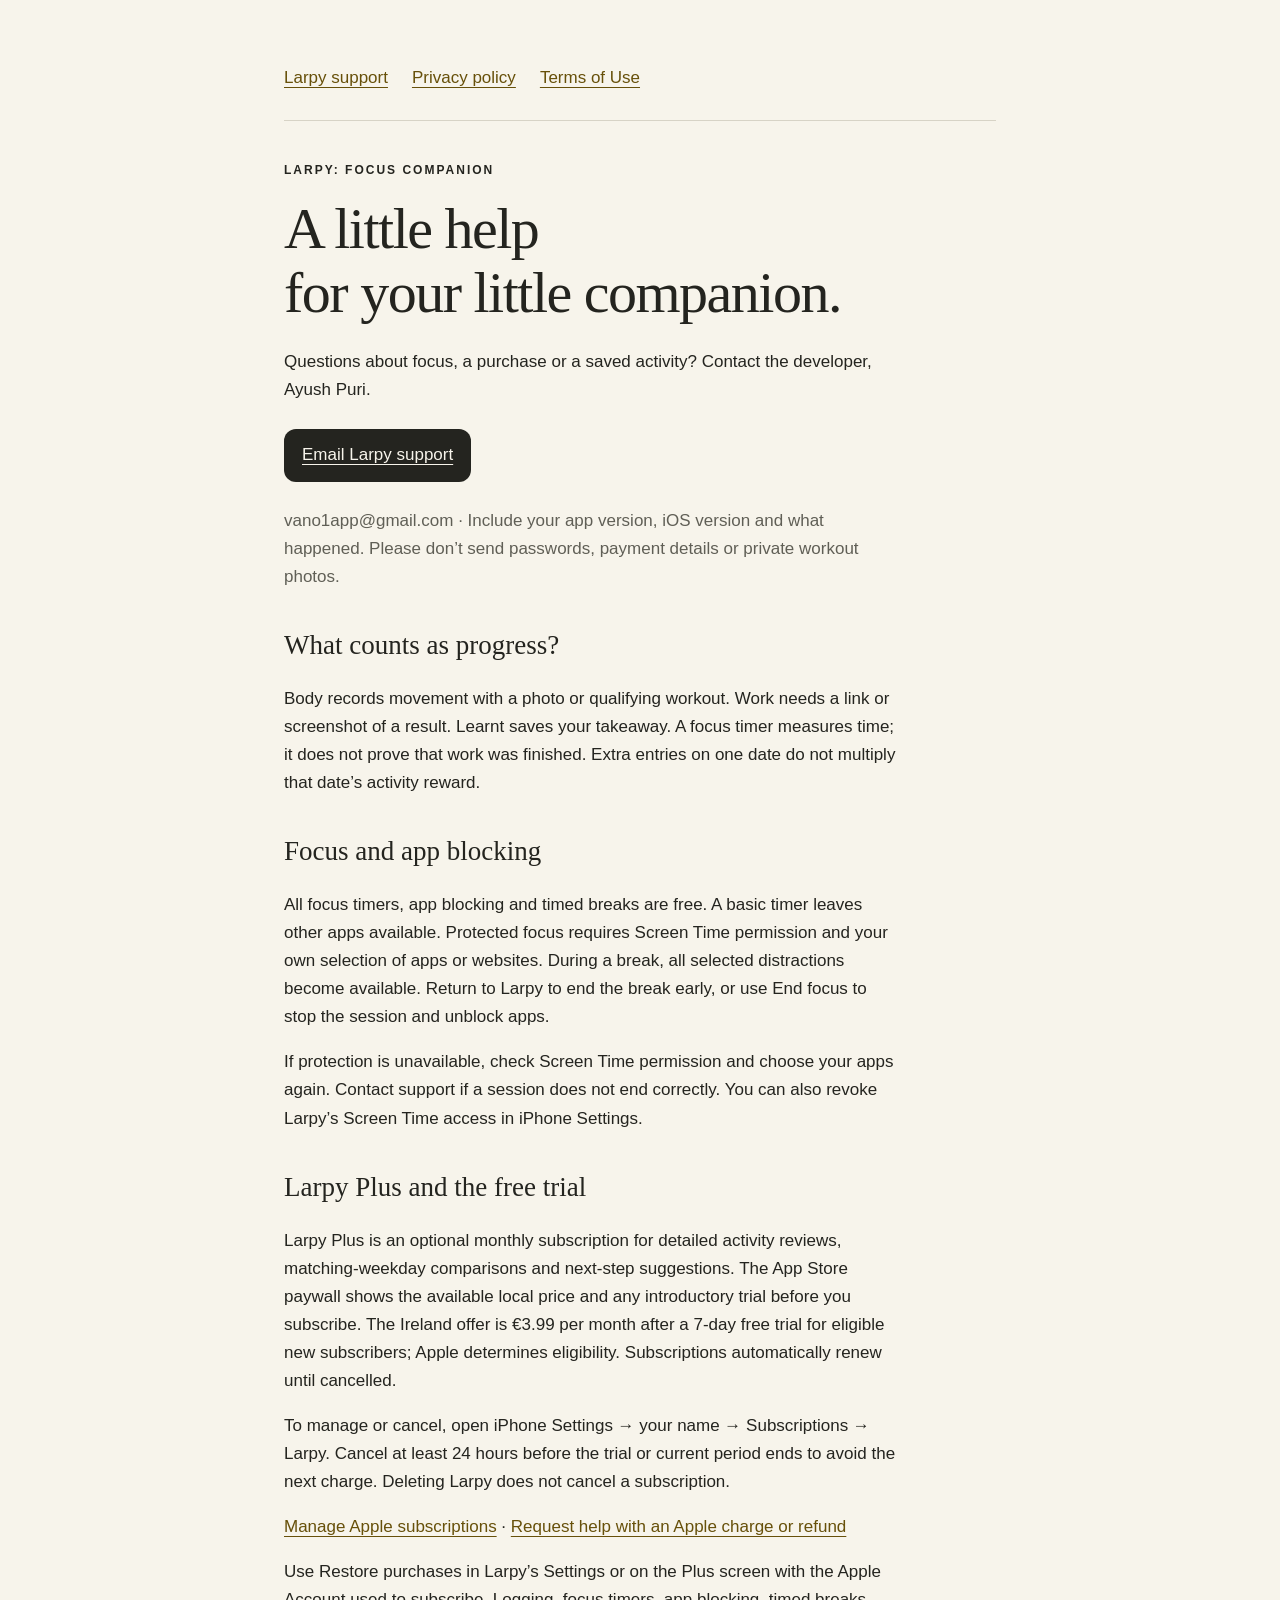
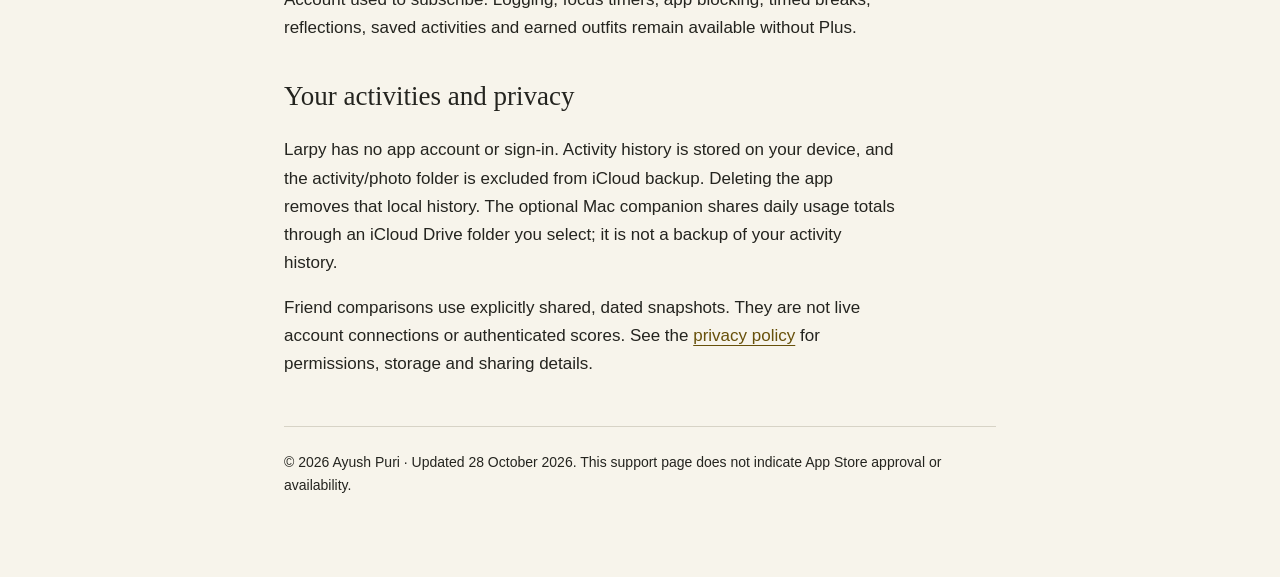
<file: index.html>
<!doctype html><html lang="en"><head><meta charset="utf-8"><meta name="viewport" content="width=device-width,initial-scale=1"><title>Larpy — Help & support</title><meta name="description" content="Help with Larpy activities, focus, purchases and your data."><link rel="stylesheet" href="style.css"></head><body><main>
<nav aria-label="Main"><a href="./" aria-current="page">Larpy support</a><a href="privacy.html">Privacy policy</a><a href="https://www.apple.com/legal/internet-services/itunes/dev/stdeula/">Terms of Use</a></nav>
<p class="eyebrow">Larpy: Focus Companion</p><h1>A little help<br>for your little companion.</h1><p>Questions about focus, a purchase or a saved activity? Contact the developer, Ayush Puri.</p><a class="contact" href="mailto:vano1app@gmail.com?subject=Larpy%20support">Email Larpy support</a><p class="muted">vano1app@gmail.com · Include your app version, iOS version and what happened. Please don’t send passwords, payment details or private workout photos.</p>
<h2>What counts as progress?</h2><p>Body records movement with a photo or qualifying workout. Work needs a link or screenshot of a result. Learnt saves your takeaway. A focus timer measures time; it does not prove that work was finished. Extra entries on one date do not multiply that date’s activity reward.</p>
<h2>Focus and app blocking</h2><p>All focus timers, app blocking and timed breaks are free. A basic timer leaves other apps available. Protected focus requires Screen Time permission and your own selection of apps or websites. During a break, all selected distractions become available. Return to Larpy to end the break early, or use End focus to stop the session and unblock apps.</p><p>If protection is unavailable, check Screen Time permission and choose your apps again. Contact support if a session does not end correctly. You can also revoke Larpy’s Screen Time access in iPhone Settings.</p>
<h2>Larpy Plus and the free trial</h2><p>Larpy Plus is an optional monthly subscription for detailed activity reviews, matching-weekday comparisons and next-step suggestions. The App Store paywall shows the available local price and any introductory trial before you subscribe. The Ireland offer is €3.99 per month after a 7-day free trial for eligible new subscribers; Apple determines eligibility. Subscriptions automatically renew until cancelled.</p><p>To manage or cancel, open iPhone Settings → your name → Subscriptions → Larpy. Cancel at least 24 hours before the trial or current period ends to avoid the next charge. Deleting Larpy does not cancel a subscription.</p><p><a href="https://apps.apple.com/account/subscriptions">Manage Apple subscriptions</a> · <a href="https://reportaproblem.apple.com/">Request help with an Apple charge or refund</a></p><p>Use Restore purchases in Larpy’s Settings or on the Plus screen with the Apple Account used to subscribe. Logging, focus timers, app blocking, timed breaks, reflections, saved activities and earned outfits remain available without Plus.</p>
<h2>Your activities and privacy</h2><p>Larpy has no app account or sign-in. Activity history is stored on your device, and the activity/photo folder is excluded from iCloud backup. Deleting the app removes that local history. The optional Mac companion shares daily usage totals through an iCloud Drive folder you select; it is not a backup of your activity history.</p><p>Friend comparisons use explicitly shared, dated snapshots. They are not live account connections or authenticated scores. See the <a href="privacy.html">privacy policy</a> for permissions, storage and sharing details.</p>
<footer>© 2026 Ayush Puri · Updated 28 October 2026. This support page does not indicate App Store approval or availability.</footer></main></body></html>
</file>
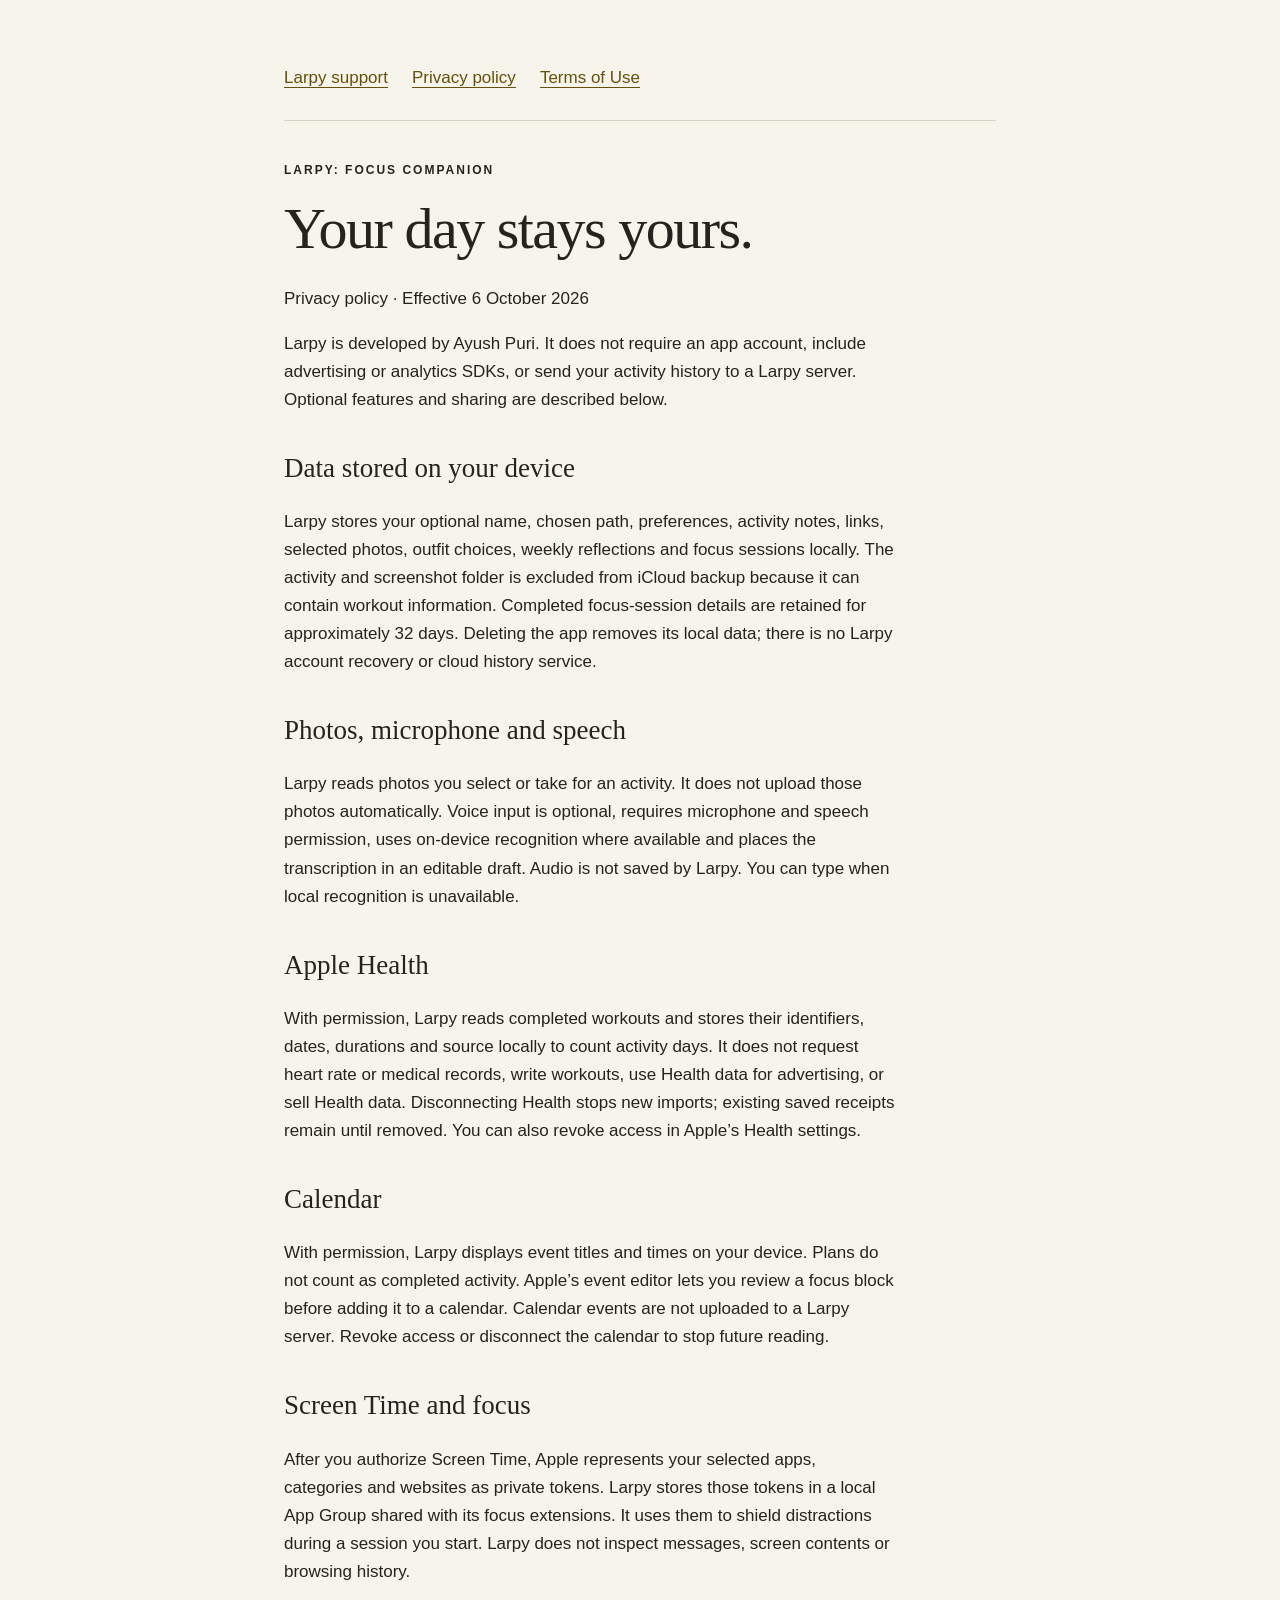
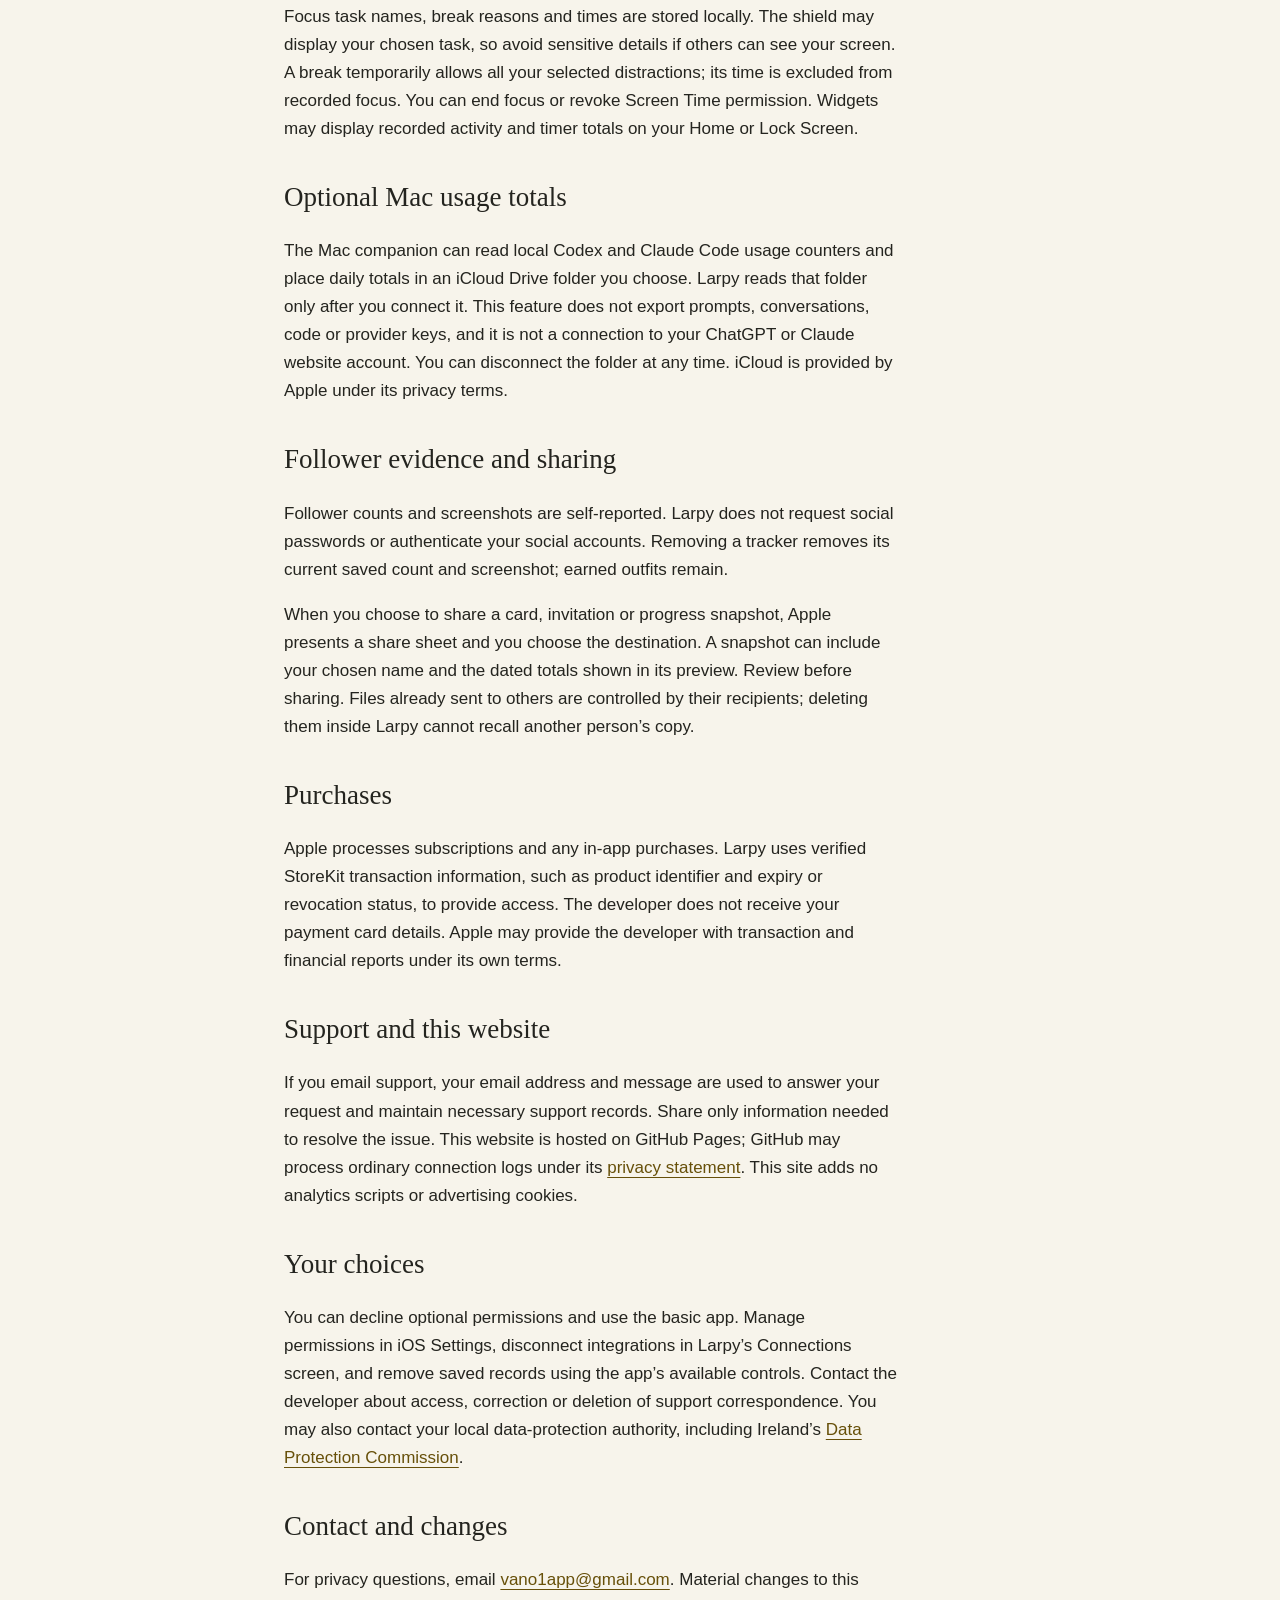
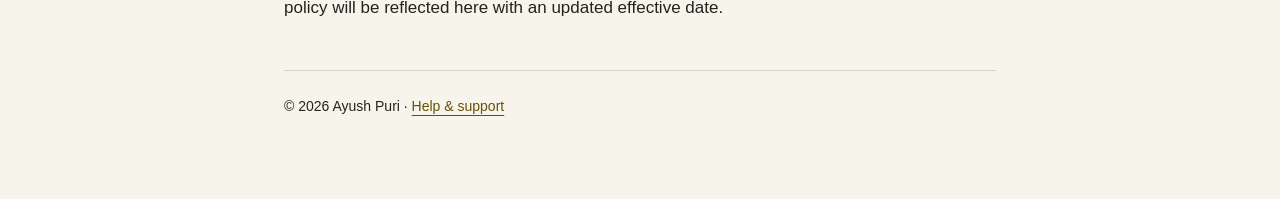
<file: privacy.html>
<!doctype html><html lang="en"><head><meta charset="utf-8"><meta name="viewport" content="width=device-width,initial-scale=1"><title>Larpy — Privacy policy</title><link rel="stylesheet" href="style.css"></head><body><main>
<nav aria-label="Main"><a href="./">Larpy support</a><a href="privacy.html" aria-current="page">Privacy policy</a><a href="https://www.apple.com/legal/internet-services/itunes/dev/stdeula/">Terms of Use</a></nav>
<p class="eyebrow">Larpy: Focus Companion</p><h1>Your day stays yours.</h1><p>Privacy policy · Effective 6 October 2026</p><p>Larpy is developed by Ayush Puri. It does not require an app account, include advertising or analytics SDKs, or send your activity history to a Larpy server. Optional features and sharing are described below.</p>
<h2>Data stored on your device</h2><p>Larpy stores your optional name, chosen path, preferences, activity notes, links, selected photos, outfit choices, weekly reflections and focus sessions locally. The activity and screenshot folder is excluded from iCloud backup because it can contain workout information. Completed focus-session details are retained for approximately 32 days. Deleting the app removes its local data; there is no Larpy account recovery or cloud history service.</p>
<h2>Photos, microphone and speech</h2><p>Larpy reads photos you select or take for an activity. It does not upload those photos automatically. Voice input is optional, requires microphone and speech permission, uses on-device recognition where available and places the transcription in an editable draft. Audio is not saved by Larpy. You can type when local recognition is unavailable.</p>
<h2>Apple Health</h2><p>With permission, Larpy reads completed workouts and stores their identifiers, dates, durations and source locally to count activity days. It does not request heart rate or medical records, write workouts, use Health data for advertising, or sell Health data. Disconnecting Health stops new imports; existing saved receipts remain until removed. You can also revoke access in Apple’s Health settings.</p>
<h2>Calendar</h2><p>With permission, Larpy displays event titles and times on your device. Plans do not count as completed activity. Apple’s event editor lets you review a focus block before adding it to a calendar. Calendar events are not uploaded to a Larpy server. Revoke access or disconnect the calendar to stop future reading.</p>
<h2>Screen Time and focus</h2><p>After you authorize Screen Time, Apple represents your selected apps, categories and websites as private tokens. Larpy stores those tokens in a local App Group shared with its focus extensions. It uses them to shield distractions during a session you start. Larpy does not inspect messages, screen contents or browsing history.</p><p>Focus task names, break reasons and times are stored locally. The shield may display your chosen task, so avoid sensitive details if others can see your screen. A break temporarily allows all your selected distractions; its time is excluded from recorded focus. You can end focus or revoke Screen Time permission. Widgets may display recorded activity and timer totals on your Home or Lock Screen.</p>
<h2>Optional Mac usage totals</h2><p>The Mac companion can read local Codex and Claude Code usage counters and place daily totals in an iCloud Drive folder you choose. Larpy reads that folder only after you connect it. This feature does not export prompts, conversations, code or provider keys, and it is not a connection to your ChatGPT or Claude website account. You can disconnect the folder at any time. iCloud is provided by Apple under its privacy terms.</p>
<h2>Follower evidence and sharing</h2><p>Follower counts and screenshots are self-reported. Larpy does not request social passwords or authenticate your social accounts. Removing a tracker removes its current saved count and screenshot; earned outfits remain.</p><p>When you choose to share a card, invitation or progress snapshot, Apple presents a share sheet and you choose the destination. A snapshot can include your chosen name and the dated totals shown in its preview. Review before sharing. Files already sent to others are controlled by their recipients; deleting them inside Larpy cannot recall another person’s copy.</p>
<h2>Purchases</h2><p>Apple processes subscriptions and any in-app purchases. Larpy uses verified StoreKit transaction information, such as product identifier and expiry or revocation status, to provide access. The developer does not receive your payment card details. Apple may provide the developer with transaction and financial reports under its own terms.</p>
<h2>Support and this website</h2><p>If you email support, your email address and message are used to answer your request and maintain necessary support records. Share only information needed to resolve the issue. This website is hosted on GitHub Pages; GitHub may process ordinary connection logs under its <a href="https://docs.github.com/en/site-policy/privacy-policies/github-general-privacy-statement">privacy statement</a>. This site adds no analytics scripts or advertising cookies.</p>
<h2>Your choices</h2><p>You can decline optional permissions and use the basic app. Manage permissions in iOS Settings, disconnect integrations in Larpy’s Connections screen, and remove saved records using the app’s available controls. Contact the developer about access, correction or deletion of support correspondence. You may also contact your local data-protection authority, including Ireland’s <a href="https://www.dataprotection.ie/">Data Protection Commission</a>.</p>
<h2>Contact and changes</h2><p>For privacy questions, email <a href="mailto:vano1app@gmail.com?subject=Larpy%20privacy">vano1app@gmail.com</a>. Material changes to this policy will be reflected here with an updated effective date.</p><footer>© 2026 Ayush Puri · <a href="./">Help & support</a></footer></main></body></html>
</file>
<file: style.css>
:root{color-scheme:light dark;--bg:#f7f4eb;--ink:#24241f;--muted:#605f56;--line:#d7d3c6;--accent:#67500a}*{box-sizing:border-box}body{margin:0;background:var(--bg);color:var(--ink);font:17px/1.65 -apple-system,BlinkMacSystemFont,"Segoe UI",sans-serif}main{max-width:760px;margin:auto;padding:56px 24px 80px}nav{display:flex;flex-wrap:wrap;gap:12px 24px;border-bottom:1px solid var(--line);padding-bottom:20px;margin-bottom:40px}a{color:var(--accent);text-underline-offset:4px}nav a{min-height:44px;display:flex;align-items:center}h1{font:500 clamp(36px,7vw,58px)/1.1 Georgia,serif;letter-spacing:-1.5px;margin:16px 0 24px}h2{font:500 27px/1.25 Georgia,serif;margin-top:38px}p,li{max-width:65ch}small,.muted{color:var(--muted)}.eyebrow{letter-spacing:2px;font-size:12px;font-weight:700;text-transform:uppercase}.contact{display:inline-block;padding:12px 18px;background:var(--ink);color:var(--bg);border-radius:12px;margin:8px 0}footer{margin-top:48px;padding-top:24px;border-top:1px solid var(--line);font-size:14px}a:focus-visible{outline:3px solid currentColor;outline-offset:5px}@media(prefers-color-scheme:dark){:root{--bg:#171714;--ink:#f4efde;--muted:#b9b6a9;--line:#3b3b34;--accent:#dcc173}}@media(max-width:480px){main{padding-top:28px}h1{letter-spacing:-1px}}
</file>
